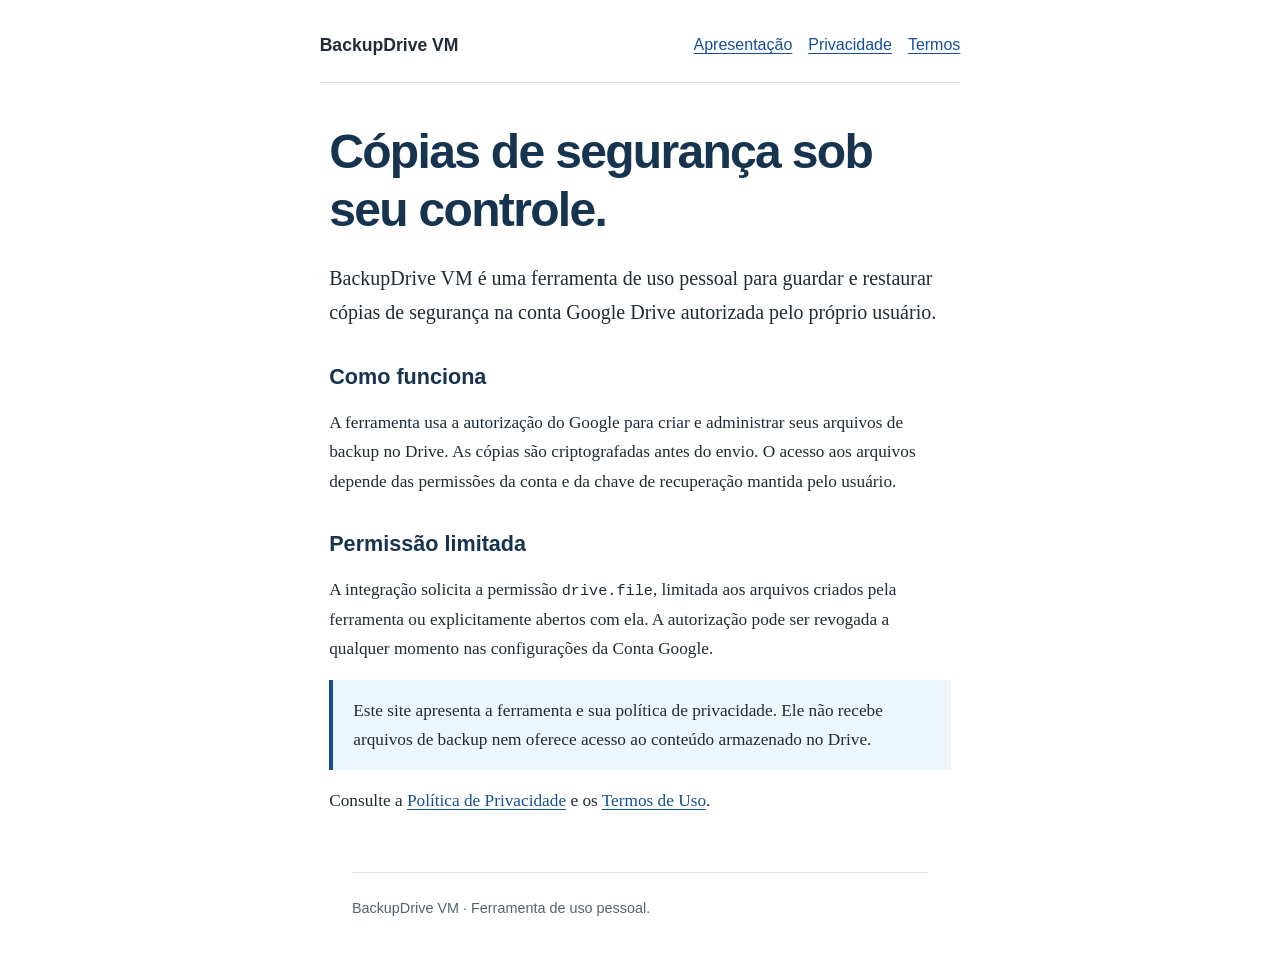
<file: index.html>
<!doctype html>
<html lang="pt-BR">
<head><meta charset="utf-8"><meta name="viewport" content="width=device-width,initial-scale=1"><meta name="description" content="BackupDrive VM: ferramenta pessoal de cópias de segurança no Google Drive."><title>BackupDrive VM</title><link rel="stylesheet" href="style.css"></head>
<body>
<header><strong>BackupDrive VM</strong><nav aria-label="Navegação"><a href="index.html" aria-current="page">Apresentação</a><a href="privacy.html">Privacidade</a><a href="terms.html">Termos</a></nav></header>
<main>
<h1>Cópias de segurança sob seu controle.</h1>
<p class="lead">BackupDrive VM é uma ferramenta de uso pessoal para guardar e restaurar cópias de segurança na conta Google Drive autorizada pelo próprio usuário.</p>
<h2>Como funciona</h2>
<p>A ferramenta usa a autorização do Google para criar e administrar seus arquivos de backup no Drive. As cópias são criptografadas antes do envio. O acesso aos arquivos depende das permissões da conta e da chave de recuperação mantida pelo usuário.</p>
<h2>Permissão limitada</h2>
<p>A integração solicita a permissão <code>drive.file</code>, limitada aos arquivos criados pela ferramenta ou explicitamente abertos com ela. A autorização pode ser revogada a qualquer momento nas configurações da Conta Google.</p>
<p class="note">Este site apresenta a ferramenta e sua política de privacidade. Ele não recebe arquivos de backup nem oferece acesso ao conteúdo armazenado no Drive.</p>
<p>Consulte a <a href="privacy.html">Política de Privacidade</a> e os <a href="terms.html">Termos de Uso</a>.</p>
</main>
<footer>BackupDrive VM · Ferramenta de uso pessoal.</footer>
</body></html>
</file>
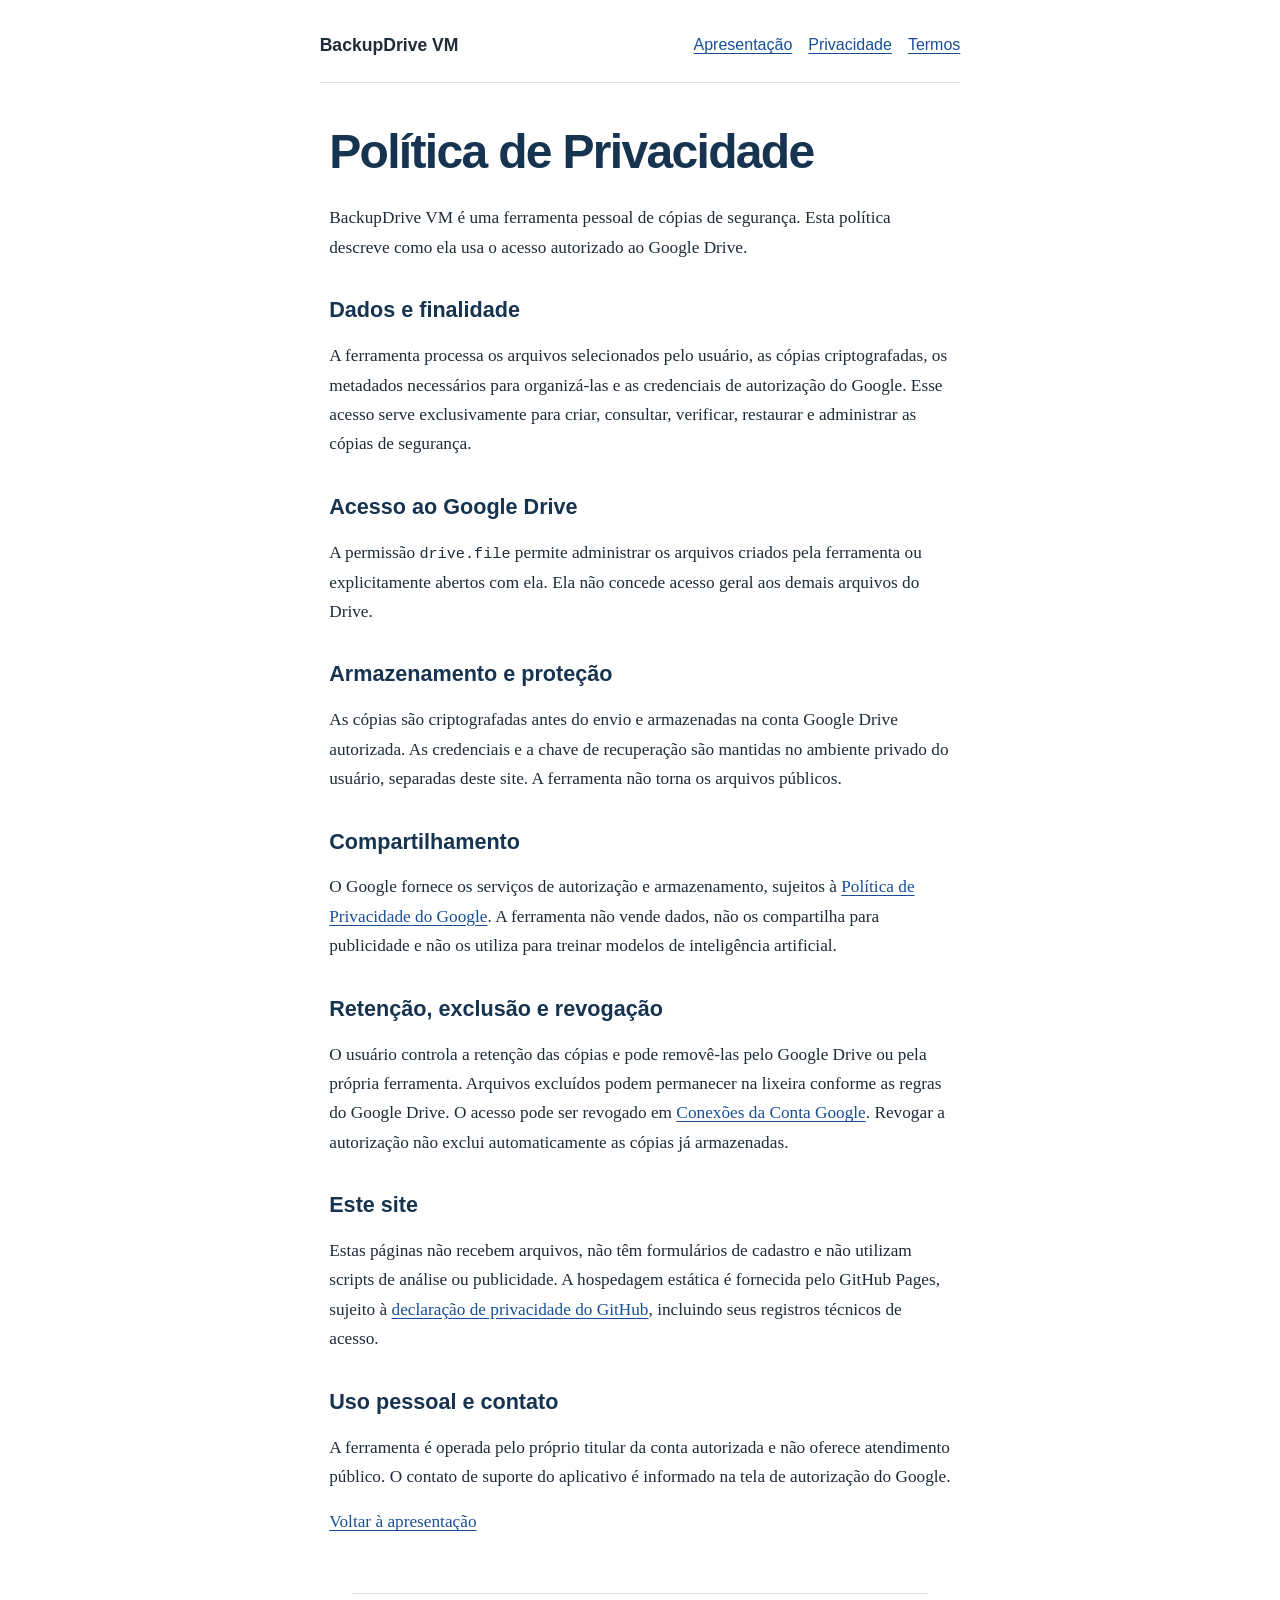
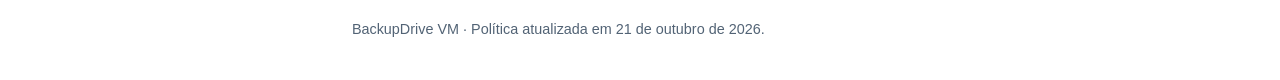
<file: privacy.html>
<!doctype html>
<html lang="pt-BR">
<head><meta charset="utf-8"><meta name="viewport" content="width=device-width,initial-scale=1"><title>Privacidade · BackupDrive VM</title><link rel="stylesheet" href="style.css"></head>
<body>
<header><strong>BackupDrive VM</strong><nav aria-label="Navegação"><a href="index.html">Apresentação</a><a href="privacy.html" aria-current="page">Privacidade</a><a href="terms.html">Termos</a></nav></header>
<main>
<h1>Política de Privacidade</h1>
<p>BackupDrive VM é uma ferramenta pessoal de cópias de segurança. Esta política descreve como ela usa o acesso autorizado ao Google Drive.</p>
<h2>Dados e finalidade</h2>
<p>A ferramenta processa os arquivos selecionados pelo usuário, as cópias criptografadas, os metadados necessários para organizá-las e as credenciais de autorização do Google. Esse acesso serve exclusivamente para criar, consultar, verificar, restaurar e administrar as cópias de segurança.</p>
<h2>Acesso ao Google Drive</h2>
<p>A permissão <code>drive.file</code> permite administrar os arquivos criados pela ferramenta ou explicitamente abertos com ela. Ela não concede acesso geral aos demais arquivos do Drive.</p>
<h2>Armazenamento e proteção</h2>
<p>As cópias são criptografadas antes do envio e armazenadas na conta Google Drive autorizada. As credenciais e a chave de recuperação são mantidas no ambiente privado do usuário, separadas deste site. A ferramenta não torna os arquivos públicos.</p>
<h2>Compartilhamento</h2>
<p>O Google fornece os serviços de autorização e armazenamento, sujeitos à <a href="https://policies.google.com/privacy">Política de Privacidade do Google</a>. A ferramenta não vende dados, não os compartilha para publicidade e não os utiliza para treinar modelos de inteligência artificial.</p>
<h2>Retenção, exclusão e revogação</h2>
<p>O usuário controla a retenção das cópias e pode removê-las pelo Google Drive ou pela própria ferramenta. Arquivos excluídos podem permanecer na lixeira conforme as regras do Google Drive. O acesso pode ser revogado em <a href="https://myaccount.google.com/connections">Conexões da Conta Google</a>. Revogar a autorização não exclui automaticamente as cópias já armazenadas.</p>
<h2>Este site</h2>
<p>Estas páginas não recebem arquivos, não têm formulários de cadastro e não utilizam scripts de análise ou publicidade. A hospedagem estática é fornecida pelo GitHub Pages, sujeito à <a href="https://docs.github.com/en/site-policy/privacy-policies/github-general-privacy-statement">declaração de privacidade do GitHub</a>, incluindo seus registros técnicos de acesso.</p>
<h2>Uso pessoal e contato</h2>
<p>A ferramenta é operada pelo próprio titular da conta autorizada e não oferece atendimento público. O contato de suporte do aplicativo é informado na tela de autorização do Google.</p>
<p><a href="index.html">Voltar à apresentação</a></p>
</main>
<footer>BackupDrive VM · Política atualizada em 21 de outubro de 2026.</footer>
</body></html>
</file>
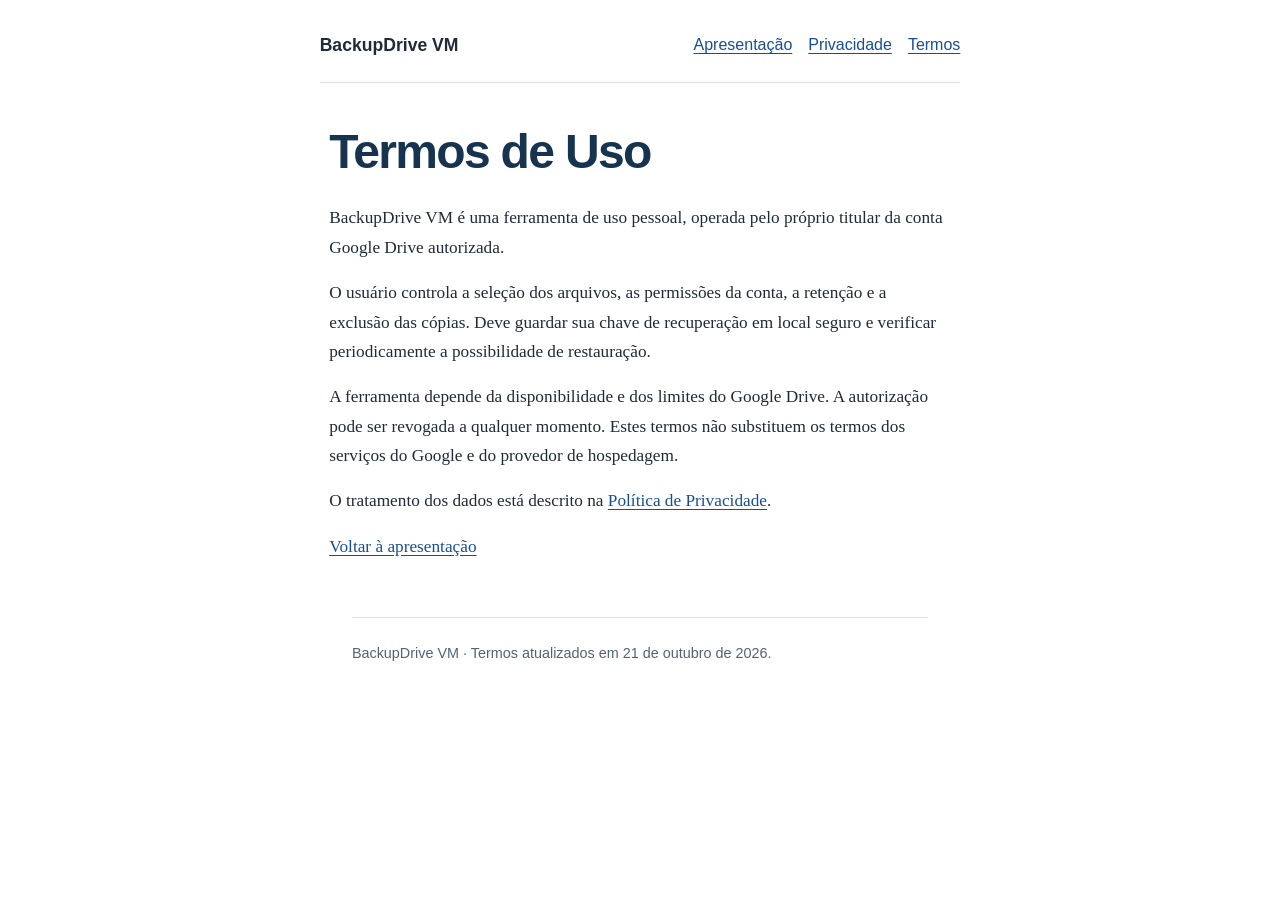
<file: terms.html>
<!doctype html>
<html lang="pt-BR">
<head><meta charset="utf-8"><meta name="viewport" content="width=device-width,initial-scale=1"><title>Termos · BackupDrive VM</title><link rel="stylesheet" href="style.css"></head>
<body>
<header><strong>BackupDrive VM</strong><nav aria-label="Navegação"><a href="index.html">Apresentação</a><a href="privacy.html">Privacidade</a><a href="terms.html" aria-current="page">Termos</a></nav></header>
<main>
<h1>Termos de Uso</h1>
<p>BackupDrive VM é uma ferramenta de uso pessoal, operada pelo próprio titular da conta Google Drive autorizada.</p>
<p>O usuário controla a seleção dos arquivos, as permissões da conta, a retenção e a exclusão das cópias. Deve guardar sua chave de recuperação em local seguro e verificar periodicamente a possibilidade de restauração.</p>
<p>A ferramenta depende da disponibilidade e dos limites do Google Drive. A autorização pode ser revogada a qualquer momento. Estes termos não substituem os termos dos serviços do Google e do provedor de hospedagem.</p>
<p>O tratamento dos dados está descrito na <a href="privacy.html">Política de Privacidade</a>.</p>
<p><a href="index.html">Voltar à apresentação</a></p>
</main>
<footer>BackupDrive VM · Termos atualizados em 21 de outubro de 2026.</footer>
</body></html>
</file>
<file: style.css>
*{box-sizing:border-box}html{color-scheme:light}body{margin:0;background:#fff;color:#202b38;font:1.08rem/1.7 Georgia,serif}header,main,footer{width:min(100% - 2.5rem,72ch);margin-inline:auto}header{padding:2rem 0 1.5rem;border-bottom:1px solid #d9e2ec;display:flex;gap:1.2rem;align-items:center;justify-content:space-between;font:1rem/1.5 Arial,sans-serif}header strong{font-size:1.1rem}nav{display:flex;gap:1rem;flex-wrap:wrap}a{color:#174f96;text-underline-offset:.2em}a:focus-visible{outline:3px solid #ecb830;outline-offset:5px}main{padding:2.5rem 0}h1,h2{font-family:Arial,sans-serif;line-height:1.2;color:#16334f}h1{font-size:clamp(2rem,5vw,3rem);letter-spacing:-.035em;margin:0 0 1.4rem}h2{font-size:1.35rem;margin-top:2.2rem}p{margin:1rem 0}.lead{font-size:1.25rem}.note{padding:1rem 1.25rem;background:#edf5fd;border-left:4px solid #174f96}code{font-size:.88em;overflow-wrap:anywhere}footer{padding:1.5rem 0 2.5rem;border-top:1px solid #d9e2ec;font:.9rem/1.6 Arial,sans-serif;color:#526375}@media(max-width:520px){header{align-items:flex-start;flex-direction:column}main{padding-top:2rem}}
</file>
